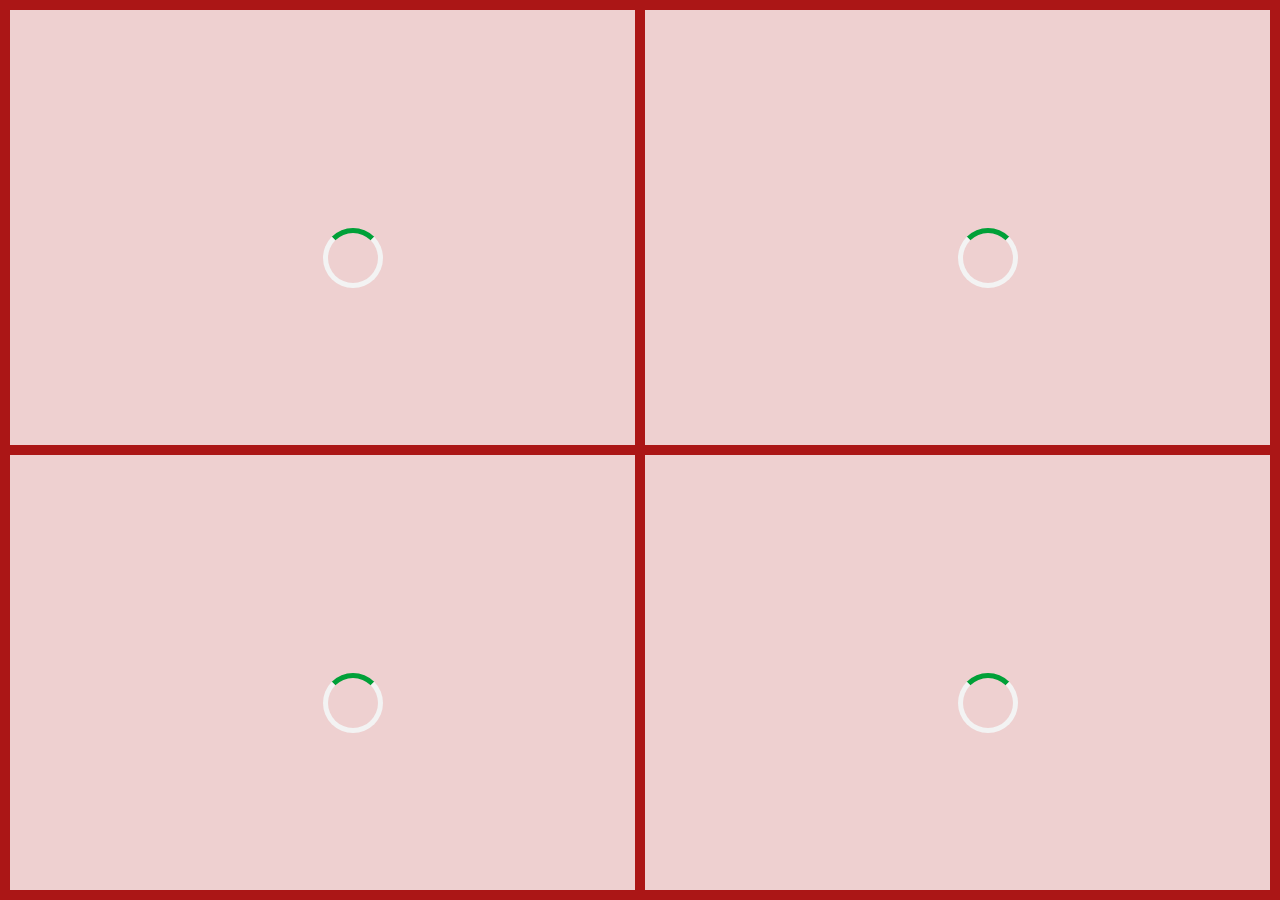
<file: ex_02/index.html>
<!DOCTYPE html>
<html lang="en">
<head>
    <meta charset="UTF-8">
    <title>GIF</title>
    <link rel="stylesheet" type="text/css" href="style.css">
</head>
<body>
<div class="grid-container">
  <div class="async-image loading" id="item1"></div>
  <div class="async-image loading" id="item2"></div>
  <div class="async-image loading" id="item3"></div>
  <div class="async-image loading" id="item4"></div>
</div>
</body>
<script>
  //Wait 5sec and then call the loadImages function
  setTimeout(loadImages, 5000);

  //Used to load images
  function loadImages() {
      const images = ["https://cdn.pocket-lint.com/r/s/660x/assets/images/140427-apps-news-the-best-stupidest-and-most-famous-internet-memes-around-image22-gjp0v91lpa-jpg.webp",
      "https://i.redd.it/bptzx7ur4uj11.jpg",
      "https://c.tenor.com/QWdPngpHxZ8AAAAd/family-guy-css.gif",
      "https://cloud.netlifyusercontent.com/assets/344dbf88-fdf9-42bb-adb4-46f01eedd629/8dfc9ac6-7677-4770-9c98-5dd1eee56e6f/css-important-meme.png"]

      for (let i = 0; i < images.length; i++) {
          document.getElementById("item" + (i + 1)).style.backgroundImage = "url('" + images[i] + "')";
          document.getElementById("item" + (i + 1)).classList.remove("loading")
          document.getElementById("item" + (i + 1)).classList.add("loaded")
      }
  }
</script>
</html>
</file>
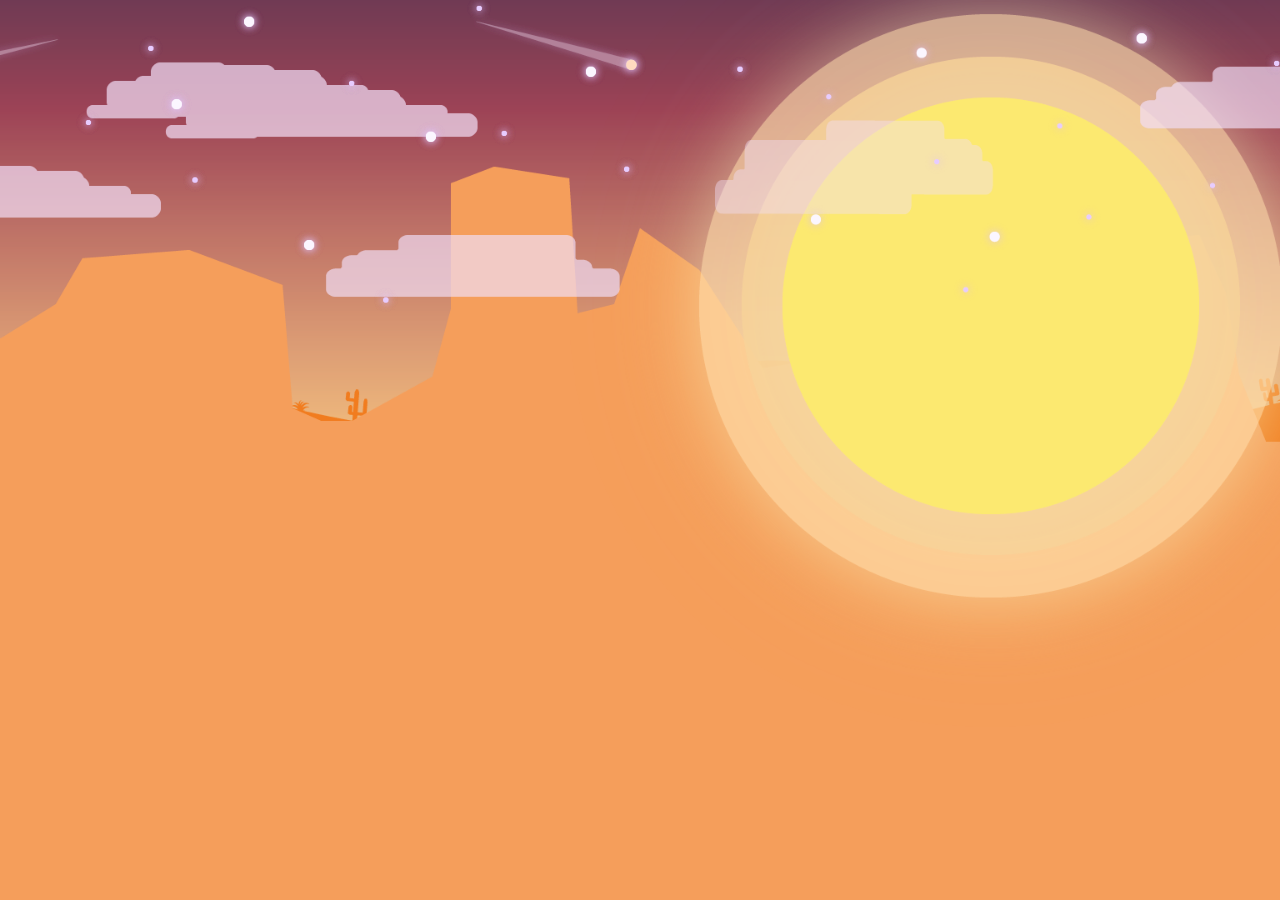
<file: ex_04/index.html>
<!DOCTYPE html>
<html lang="en">
<head>
    <meta charset="UTF-8">
    <meta name="viewport" content="width=device-width, initial-scale=1.0">
    <title>Parallax Effect</title>
    <link rel="stylesheet" href="style.css">
</head>
<body>
    <div id="parallax-container"></div>
    <script src="ex_04.js"></script>
</body>
</html>
</file>
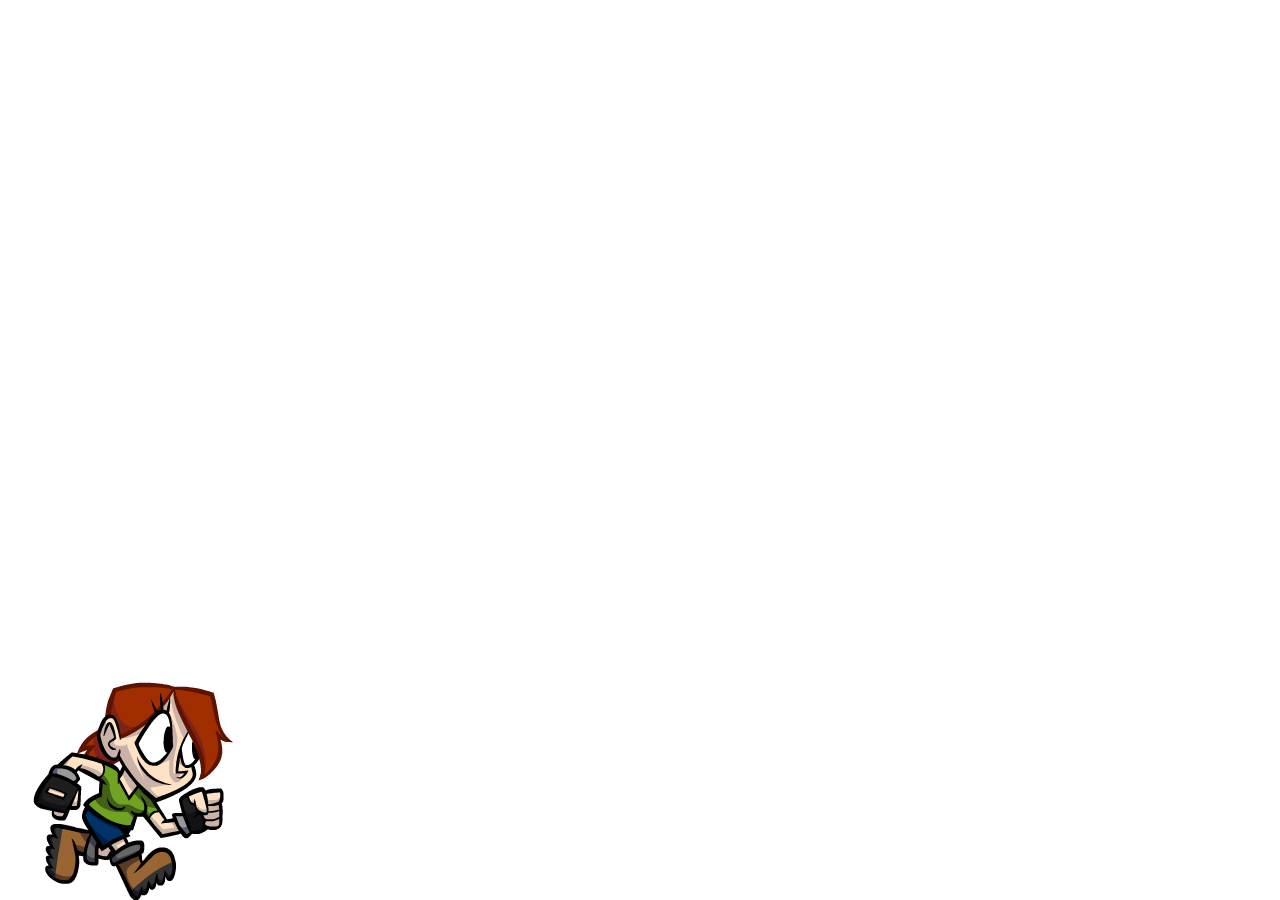
<file: ex_05bis/index.html>
<!DOCTYPE html>
<html lang="en">
<head>
    <meta charset="UTF-8">
    <meta name="viewport" content="width=device-width, initial-scale=1.0">
    <title>Character Animation</title>
    <link rel="stylesheet" href="style.css">
</head>
<body>
    <div id="character"></div>
    <script src="ex_05bis.js"></script>
</body>
</html>
</file>
<file: ex_02/style.css>
body {
    margin: 0;
    padding: 0;
}
#item1 { grid-area: first; }
#item2 { grid-area: second; }
#item3 { grid-area: third; }
#item4 { grid-area: last; }

.grid-container {
    display: grid;
    grid-template-areas:
    'first second'
    'third last';
    grid-gap: 10px;
    background-color: #ab1616;
    padding: 10px;
    height: calc(100vh - 20px);
}

.grid-container > div {
    background-color: rgba(255, 255, 255, 0.8);
    text-align: center;
    padding: 20px 0;
    font-size: 30px;
    background-size: contain;
    background-repeat: no-repeat;
    background-position: center center;
}


.grid-container > div.loading {
    position: relative;
    background-image: none !important;
}

.grid-container > div.loading::after {
    content: "";
    position: absolute;
    top: 50%;
    left: 50%;
    width: 50px;
    height: 50px;
    border: 5px solid #f3f3f3;
    border-top: 5px solid #00a038;
    border-radius: 50%;
    animation: spin 1s linear infinite;
}

@keyframes spin {
    0% { transform: translate(-50%, -50%) rotate(0deg); }
    100% { transform: translate(-50%, -50%) rotate(360deg); }
}
</file>
<file: ex_04/style.css>
body, html {
    margin: 0;
    padding: 0;
    width: 100%;
    height: 100%;
    overflow: hidden;
  }
  
  #parallax-container {
    position: relative;
    width: 100%;
    height: 100vh;
    overflow: hidden;
  }
  
  .parallax-layer {
    position: absolute;
    top: 0;
    left: 0;
    width: 100%;
    height: 100%;
    background-size: cover;
    background-position: center;
  }
  
  .layer-bg {
    background-image: url('assets/9\ Background.png');
  }
  
  .layer-1 {
    background-image: url('assets/1\ Layer1.png');
  }
  
  .layer-2 {
    background-image: url('assets/2\ Layer2.png');
  }
  
  .layer-3 {
    background-image: url('assets/3\ Layer3.png');
  }
  .layer-4 {
    background-image: url('assets/4\ Layer4.png');
  }
  
  .layer-5 {
    background-image: url('assets/5\ Mountains.png');
  }
  
  .layer-6 {
    background-image: url('assets/6\ Sun.png');
  }
  
  .layer-7 {
    background-image: url('assets/7\ Clouds.png');
  }

  .layer-8 {
    background-image: url('assets/7\ Clouds2.png');
  }

  .layer-9 {
    background-image: url('assets/8\ Stars.png');
  }

  .layer-10 {
    background-image: url('assets/8\ Stars2.png');
  }
</file>
<file: ex_05bis/style.css>
body {
    margin: 0;
    padding: 0;
    width: 100vw;
    height: 100vh;
    overflow: hidden;
}

#character {
    width: 256px;
    height: 256px;
    bottom: 0;
    left: 0;
    position: absolute;
    background-image: url('walking.png');
    background-repeat: no-repeat;
    transition: transform 0.1s linear;
}

#character.left {
    transform: scaleX(-1);
}

#character.walking {
    animation: walk 0.6s steps(6) infinite;
}

#character.resting {
    background-position: 0 0;
}

@keyframes walk {
    from { background-position: 0 0; }
    to { background-position: -1536px 0; }
}
</file>
